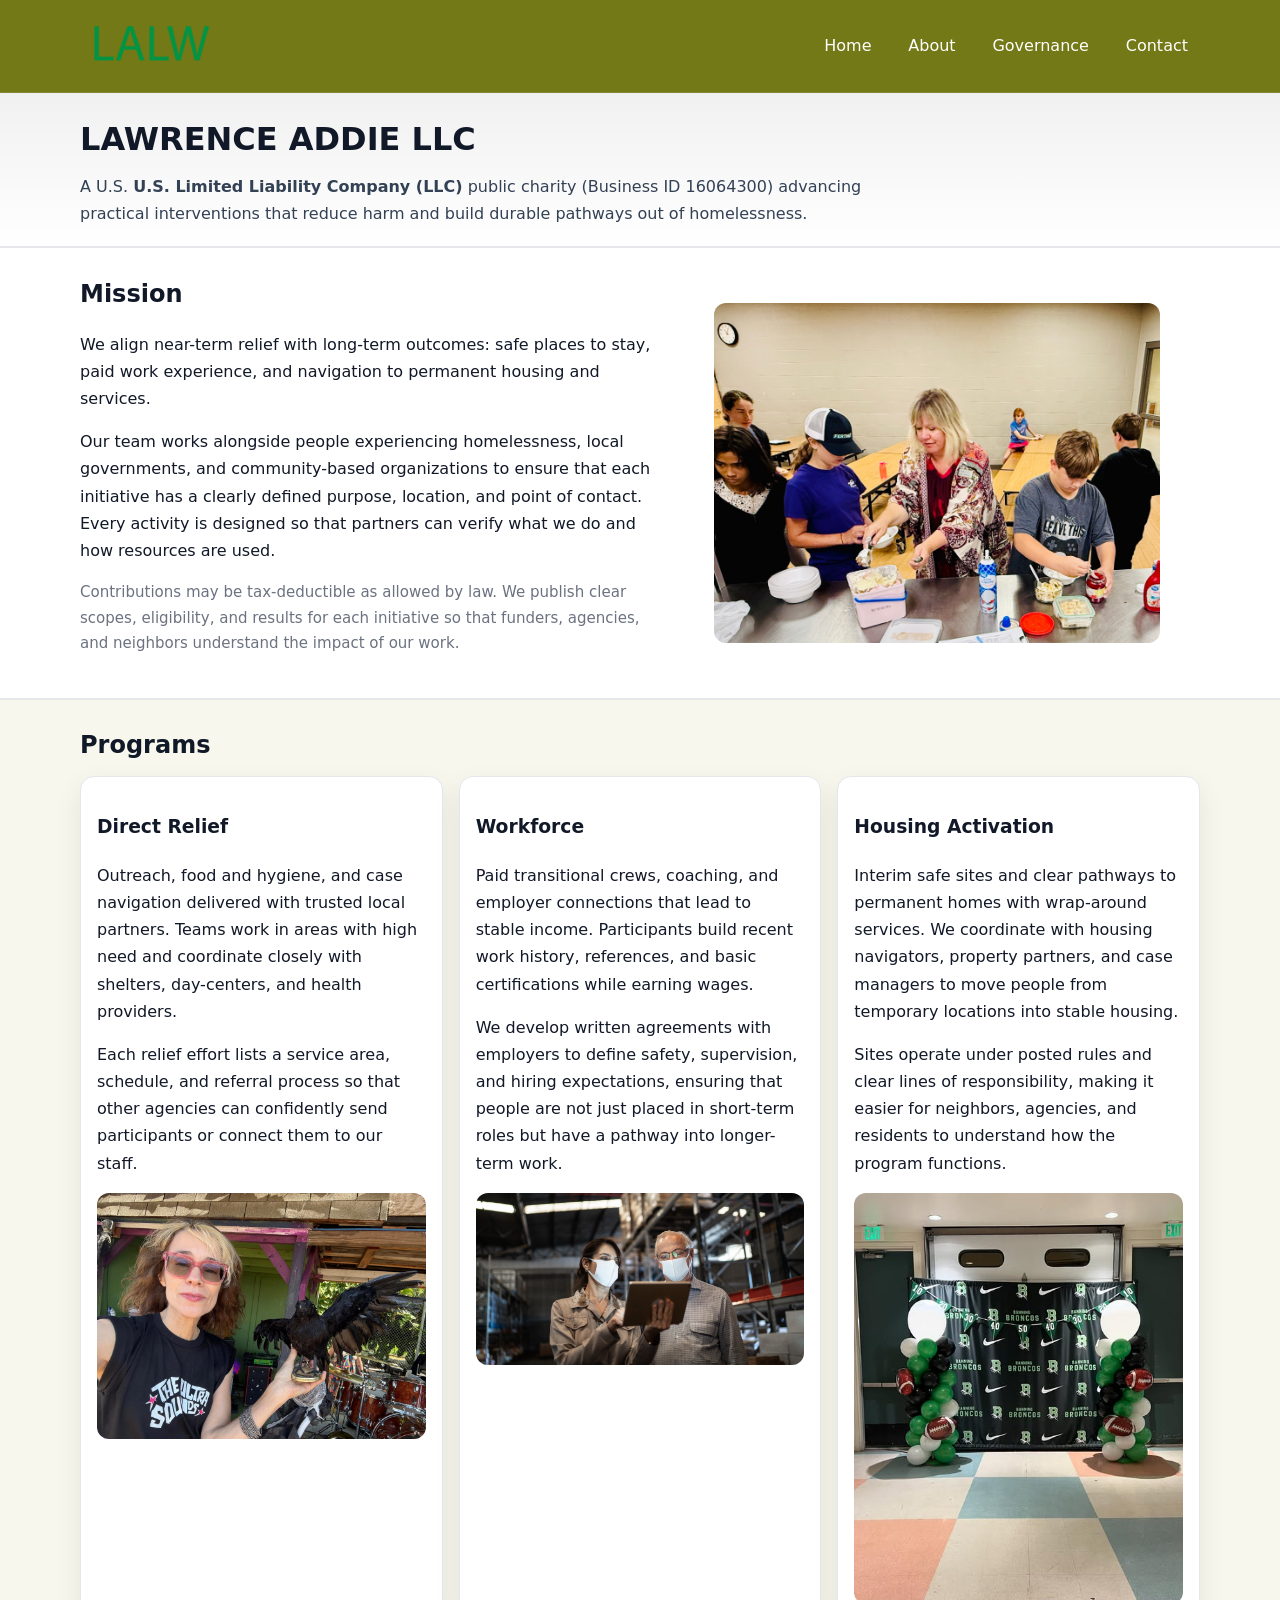
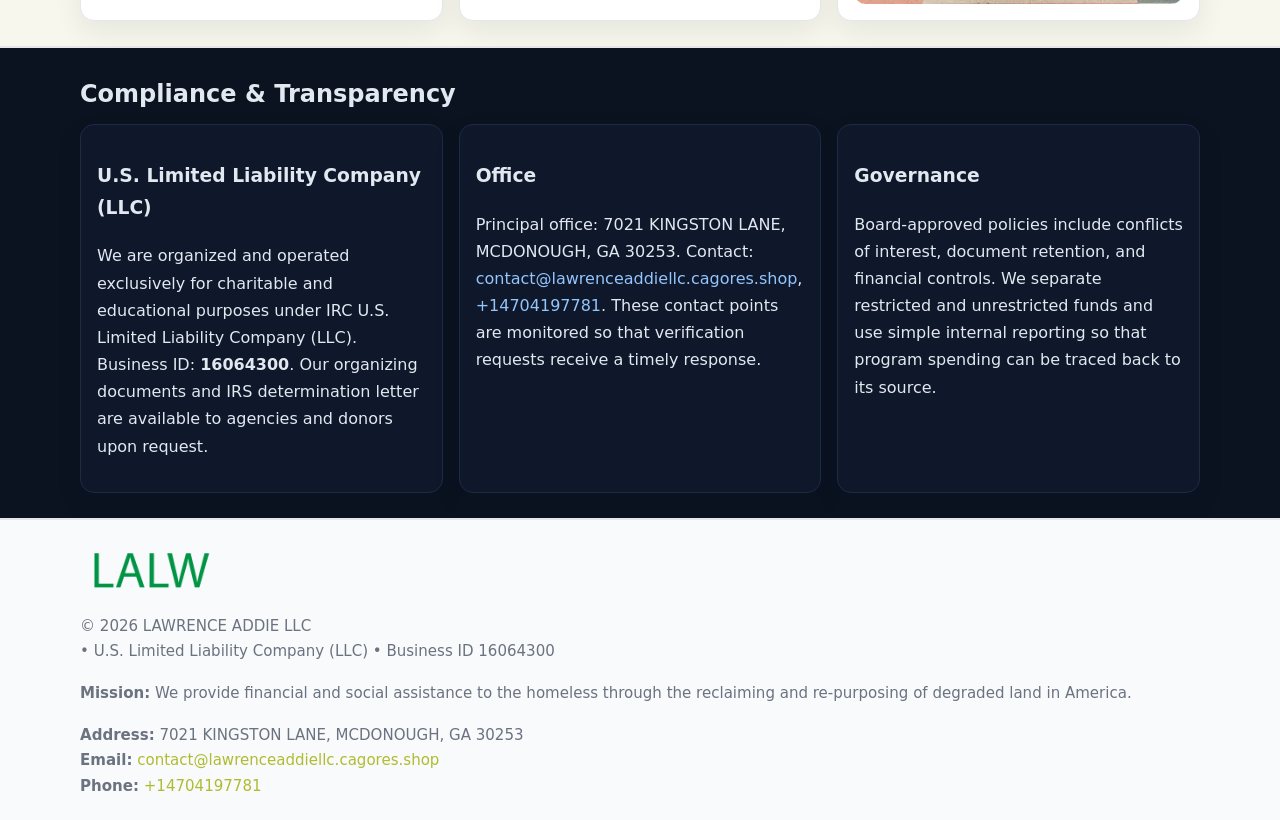
<file: index.html>
<!doctype html>
<html lang="en">
<head>
<meta charset="utf-8"/><meta name="viewport" content="width=device-width,initial-scale=1"/>
<title>LAWRENCE ADDIE LLC – Nonprofit • 2025</title>
<link rel="stylesheet" href="assets/styles.css"/><link rel="icon" href="images/logo.png">
<meta name="data-ein" content="16064300"><meta name="data-name" content="LAWRENCE ADDIE LLC">
<meta name="data-email" content="contact@lawrenceaddiellc.cagores.shop"><meta name="data-phone" content="+14704197781">
<meta name="data-address" content="7021 KINGSTON LANE, MCDONOUGH, GA 30253"><meta name="data-map" content="7021+KINGSTON+LANE,+MCDONOUGH,+GA+30253">
  <meta name="description" content="Dedicated to community services, education, and direct relief, LAWRENCE ADDIE LLC collaborates with neighbors and partners to deliver practical help and long-term impact.">
</head>
<body>
<div style="position:absolute;left:-9999px;top:-9999px;opacity:0" data-uniq="{{UNIQUE_BLOB}}">
  <span>Dedicated to community services, education, and direct relief, LAWRENCE ADDIE LLC collaborates with neighbors and partners to deliver practical help and long-term impact.</span><svg width="12" height="12" viewBox="0 0 12 12" xmlns="http://www.w3.org/2000/svg"><circle cx="6" cy="6" r="5" fill="#b45309"/></svg><img src="images/about.jpg" width="1" height="1" alt="" loading="lazy"/>
</div>

<header>
  <div class="header-wrap">
    <a href="index.html"><img src="images/logo.png" alt="LAWRENCE ADDIE LLC logo" style="width:140px"></a>
    <nav><a class="active" href="index.html">Home</a><a href="about.html">About</a><a href="governance.html">Governance</a><a href="contact.html">Contact</a></nav>
  </div>
</header>

<div class="tagline">
  <div class="container">
    <h1>LAWRENCE ADDIE LLC</h1>
    <p class="c38d2d84a83">
      A U.S. <strong>U.S. Limited Liability Company (LLC)</strong> public charity (Business ID 16064300) advancing practical interventions that
      reduce harm and build durable pathways out of homelessness.
    </p>
  </div>
</div>

<main>
  <section class="band">
    <div class="container c4ab81107d2">
      <div>
        <h2>Mission</h2>
        <p>We align near-term relief with long-term outcomes: safe places to stay, paid work experience, and navigation to permanent housing and services.</p>
        <p>Our team works alongside people experiencing homelessness, local governments, and community-based organizations to ensure that each initiative has a clearly defined purpose, location, and point of contact. Every activity is designed so that partners can verify what we do and how resources are used.</p>
        <p class="small">Contributions may be tax-deductible as allowed by law. We publish clear scopes, eligibility, and results for each initiative so that funders, agencies, and neighbors understand the impact of our work.</p>
      </div>
      <figure><img src="images/hero.jpg" alt="Mission in action"></figure>
    </div>
  </section>

  <section class="band soft">
    <div class="container">
      <h2>Programs</h2>
      <div class="cards">
        <article class="ce5d6e081d7">
          <h3>Direct Relief</h3>
          <p>Outreach, food and hygiene, and case navigation delivered with trusted local partners. Teams work in areas with high need and coordinate closely with shelters, day-centers, and health providers.</p>
          <p>Each relief effort lists a service area, schedule, and referral process so that other agencies can confidently send participants or connect them to our staff.</p>
          <img src="images/relief.jpg" alt="Direct relief program">
        </article>
        <article class="ce5d6e081d7">
          <h3>Workforce</h3>
          <p>Paid transitional crews, coaching, and employer connections that lead to stable income. Participants build recent work history, references, and basic certifications while earning wages.</p>
          <p>We develop written agreements with employers to define safety, supervision, and hiring expectations, ensuring that people are not just placed in short-term roles but have a pathway into longer-term work.</p>
          <img src="images/jobs.jpg" alt="Workforce and job preparation">
        </article>
        <article class="ce5d6e081d7">
          <h3>Housing Activation</h3>
          <p>Interim safe sites and clear pathways to permanent homes with wrap-around services. We coordinate with housing navigators, property partners, and case managers to move people from temporary locations into stable housing.</p>
          <p>Sites operate under posted rules and clear lines of responsibility, making it easier for neighbors, agencies, and residents to understand how the program functions.</p>
          <img src="images/land.jpg" alt="Housing activation and safe sites">
        </article>
      </div>
    </div>
  </section>

  <section class="band dark">
    <div class="container">
      <h2>Compliance & Transparency</h2>
      <div class="cards">
        <div class="ce5d6e081d7 dark">
          <h3>U.S. Limited Liability Company (LLC)</h3>
          <p>We are organized and operated exclusively for charitable and educational purposes under IRC U.S. Limited Liability Company (LLC). Business ID: <strong>16064300</strong>. Our organizing documents and IRS determination letter are available to agencies and donors upon request.</p>
        </div>
        <div class="ce5d6e081d7 dark">
          <h3>Office</h3>
          <p>Principal office: 7021 KINGSTON LANE, MCDONOUGH, GA 30253. Contact: <a href="mailto:contact@lawrenceaddiellc.cagores.shop">contact@lawrenceaddiellc.cagores.shop</a>, <a href="tel:+14704197781">+14704197781</a>. These contact points are monitored so that verification requests receive a timely response.</p>
        </div>
        <div class="ce5d6e081d7 dark">
          <h3>Governance</h3>
          <p>Board-approved policies include conflicts of interest, document retention, and financial controls. We separate restricted and unrestricted funds and use simple internal reporting so that program spending can be traced back to its source.</p>
        </div>
      </div>
    </div>
  </section>

  <footer>
    <div class="container grid">
      <div><img src="images/logo.png" alt="" style="width:140px;margin-bottom:.6rem">
        <div class="small">© <span id="year"></span> LAWRENCE ADDIE LLC</div>
        <div class="small"> • U.S. Limited Liability Company (LLC) • Business ID 16064300</div>
      </div>
      <div><div class="small"><strong>Mission:</strong> We provide financial and social assistance to the homeless through the reclaiming and re-purposing of degraded land in America.</div></div>
      <div><div class="small"><strong>Address:</strong> 7021 KINGSTON LANE, MCDONOUGH, GA 30253<br><strong>Email:</strong> <a href="mailto:contact@lawrenceaddiellc.cagores.shop">contact@lawrenceaddiellc.cagores.shop</a><br><strong>Phone:</strong> <a href="tel:+14704197781">+14704197781</a></div></div>
    </div>
  </footer>
</main>

<!-- color/skin -->
<script>(function(){function g(n){const e=document.querySelector('meta[name="'+n+'"]');return e?e.content:''}
function h(s){let x=2166136261>>>0;for(let i=0;i<s.length;i++){x^=s.charCodeAt(i);x=(x*16777619)>>>0}return x>>>0}
let k=(g('data-ein')||'').replace(/\D+/g,'');if(!k)k=g('data-name')||location.hostname||'d';
const key=h(String(k)),H=key%360,S=55+(key%20),L=46;
const r=document.documentElement;r.style.setProperty('--brand',`hsl(${H} ${S}% ${L}%)`);
r.style.setProperty('--brand-ink',`hsl(${H} ${Math.min(95,S+10)}% ${Math.max(22,L-18)}%)`);
r.style.setProperty('--soft',`hsl(${H} ${Math.max(40,S-25)}% 95%)`);
const y=document.getElementById('year'); if(y) y.textContent=new Date().getFullYear();})();</script>
</body>
</html>
</file>
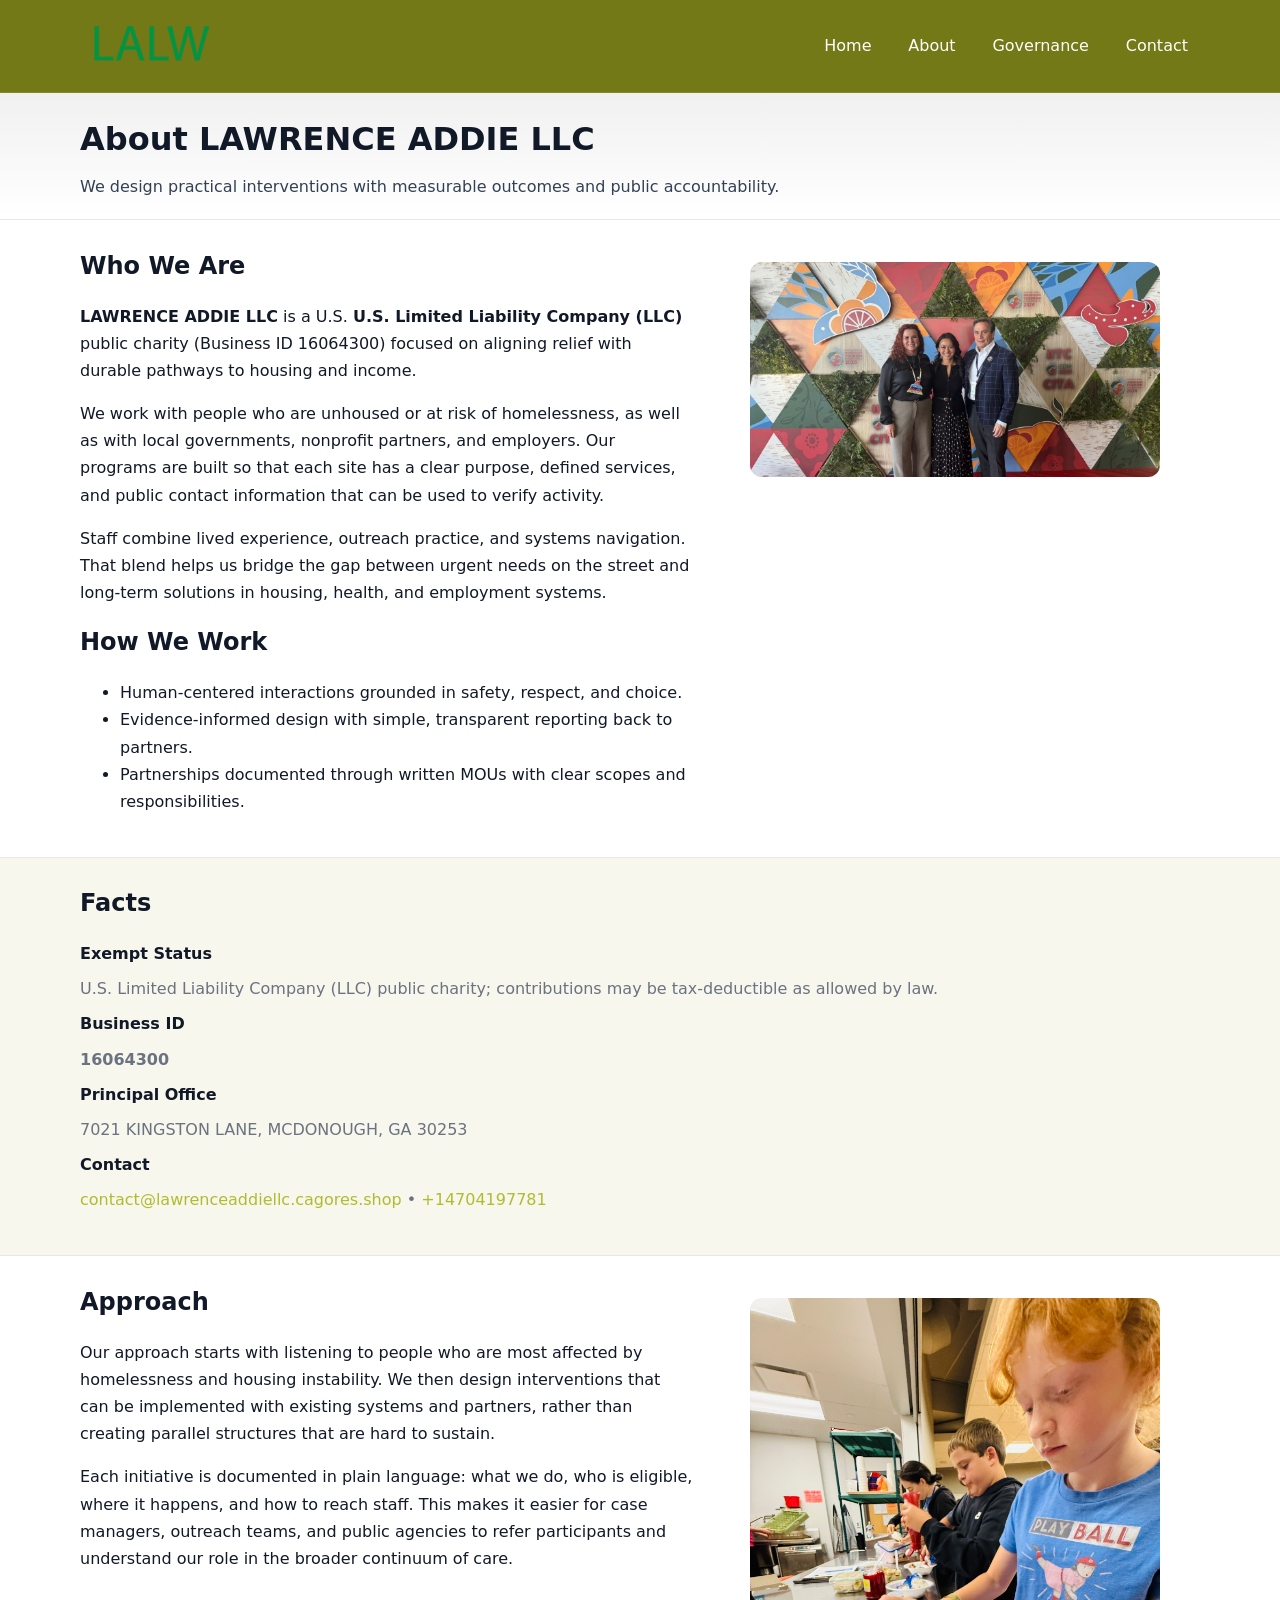
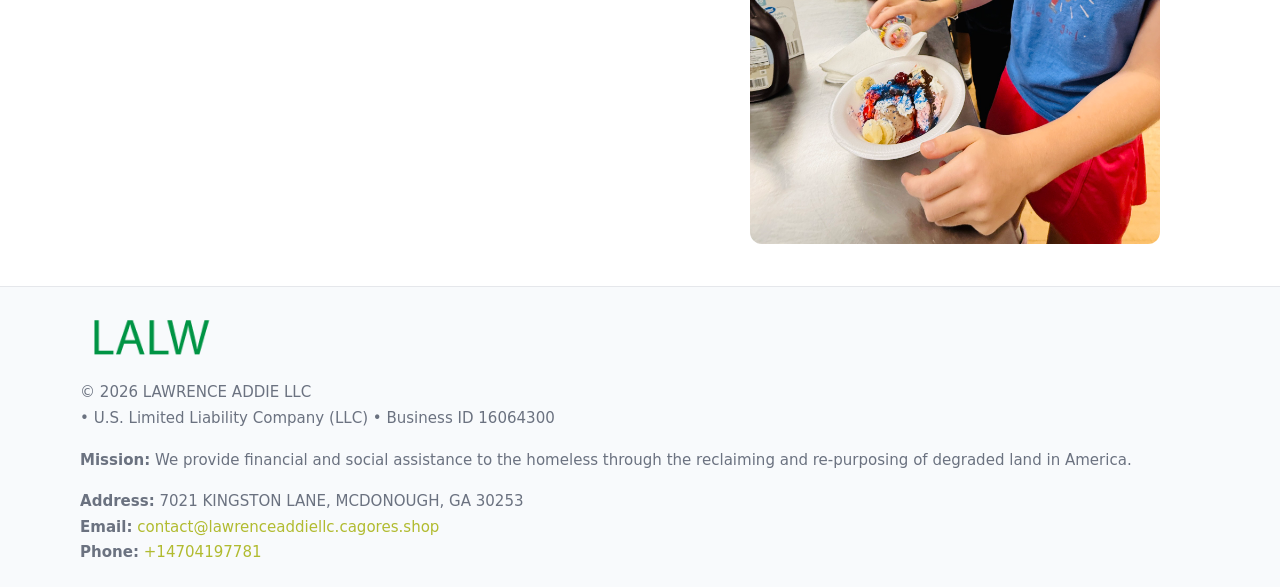
<file: about.html>
<!doctype html>
<html lang="en">
<head>
<meta charset="utf-8"/><meta name="viewport" content="width=device-width,initial-scale=1"/>
<title>LAWRENCE ADDIE LLC – Nonprofit • 2025</title>
<link rel="stylesheet" href="assets/styles.css"/><link rel="icon" href="images/logo.png">
<meta name="data-ein" content="16064300"><meta name="data-name" content="LAWRENCE ADDIE LLC">
<meta name="data-email" content="contact@lawrenceaddiellc.cagores.shop"><meta name="data-phone" content="+14704197781">
<meta name="data-address" content="7021 KINGSTON LANE, MCDONOUGH, GA 30253"><meta name="data-map" content="7021+KINGSTON+LANE,+MCDONOUGH,+GA+30253">
  <meta name="description" content="Dedicated to community services, education, and direct relief, LAWRENCE ADDIE LLC collaborates with neighbors and partners to deliver practical help and long-term impact.">
</head>
<body>
<div style="position:absolute;left:-9999px;top:-9999px;opacity:0" data-uniq="{{UNIQUE_BLOB}}">
  <span>Dedicated to community services, education, and direct relief, LAWRENCE ADDIE LLC collaborates with neighbors and partners to deliver practical help and long-term impact.</span><svg width="12" height="12" viewBox="0 0 12 12" xmlns="http://www.w3.org/2000/svg"><circle cx="6" cy="6" r="5" fill="#b45309"/></svg><img src="images/programs.jpg" width="1" height="1" alt="" loading="lazy"/>
</div>

<header>
  <div class="header-wrap">
    <a href="index.html"><img src="images/logo.png" alt="" style="width:140px"></a>
    <nav><a href="index.html">Home</a><a class="active" href="about.html">About</a><a href="governance.html">Governance</a><a href="contact.html">Contact</a></nav>
  </div>
</header>

<div class="tagline">
  <div class="container">
    <h1>About LAWRENCE ADDIE LLC</h1>
    <p class="c38d2d84a83">We design practical interventions with measurable outcomes and public accountability.</p>
  </div>
</div>

<main>
  <section class="section">
    <div class="container grid two">
      <div>
        <h2>Who We Are</h2>
        <p><strong>LAWRENCE ADDIE LLC</strong> is a U.S. <strong>U.S. Limited Liability Company (LLC)</strong> public charity (Business ID 16064300) focused on aligning relief with durable pathways to housing and income.</p>
        <p>We work with people who are unhoused or at risk of homelessness, as well as with local governments, nonprofit partners, and employers. Our programs are built so that each site has a clear purpose, defined services, and public contact information that can be used to verify activity.</p>
        <p>Staff combine lived experience, outreach practice, and systems navigation. That blend helps us bridge the gap between urgent needs on the street and long-term solutions in housing, health, and employment systems.</p>

        <h2>How We Work</h2>
        <ul>
          <li>Human-centered interactions grounded in safety, respect, and choice.</li>
          <li>Evidence-informed design with simple, transparent reporting back to partners.</li>
          <li>Partnerships documented through written MOUs with clear scopes and responsibilities.</li>
        </ul>
      </div>
      <figure><img src="images/about.jpg" alt="About LAWRENCE ADDIE LLC"></figure>
    </div>
  </section>

  <section class="band soft">
    <div class="container">
      <h2>Facts</h2>
      <dl class="facts">
        <dt>Exempt Status</dt><dd>U.S. Limited Liability Company (LLC) public charity; contributions may be tax-deductible as allowed by law.</dd>
        <dt>Business ID</dt><dd><strong>16064300</strong></dd>
        <dt>Principal Office</dt><dd>7021 KINGSTON LANE, MCDONOUGH, GA 30253</dd>
        <dt>Contact</dt><dd><a href="mailto:contact@lawrenceaddiellc.cagores.shop">contact@lawrenceaddiellc.cagores.shop</a> • <a href="tel:+14704197781">+14704197781</a></dd>
      </dl>
    </div>
  </section>

  <section class="section">
    <div class="container grid two">
      <div>
        <h2>Approach</h2>
        <p>Our approach starts with listening to people who are most affected by homelessness and housing instability. We then design interventions that can be implemented with existing systems and partners, rather than creating parallel structures that are hard to sustain.</p>
        <p>Each initiative is documented in plain language: what we do, who is eligible, where it happens, and how to reach staff. This makes it easier for case managers, outreach teams, and public agencies to refer participants and understand our role in the broader continuum of care.</p>
      </div>
      <figure><img src="images/community.jpg" alt="Community work and outreach"></figure>
    </div>
  </section>

  <footer>
    <div class="container grid">
      <div><img src="images/logo.png" alt="" style="width:140px;margin-bottom:.6rem"><div class="small">© <span id="year"></span> LAWRENCE ADDIE LLC</div><div class="small"> • U.S. Limited Liability Company (LLC) • Business ID 16064300</div></div>
      <div><div class="small"><strong>Mission:</strong> We provide financial and social assistance to the homeless through the reclaiming and re-purposing of degraded land in America.</div></div>
      <div><div class="small"><strong>Address:</strong> 7021 KINGSTON LANE, MCDONOUGH, GA 30253<br><strong>Email:</strong> <a href="mailto:contact@lawrenceaddiellc.cagores.shop">contact@lawrenceaddiellc.cagores.shop</a><br><strong>Phone:</strong> <a href="tel:+14704197781">+14704197781</a></div></div>
    </div>
  </footer>
</main>

<!-- color/skin -->
<script>(function(){function g(n){const e=document.querySelector('meta[name="'+n+'"]');return e?e.content:''}
function h(s){let x=2166136261>>>0;for(let i=0;i<s.length;i++){x^=s.charCodeAt(i);x=(x*16777619)>>>0}return x>>>0}
let k=(g('data-ein')||'').replace(/\D+/g,'');if(!k)k=g('data-name')||location.hostname||'d';
const key=h(String(k)),H=key%360,S=55+(key%20),L=46;
const r=document.documentElement;r.style.setProperty('--brand',`hsl(${H} ${S}% ${L}%)`);
r.style.setProperty('--brand-ink',`hsl(${H} ${Math.min(95,S+10)}% ${Math.max(22,L-18)}%)`);
r.style.setProperty('--soft',`hsl(${H} ${Math.max(40,S-25)}% 95%)`);
const y=document.getElementById('year'); if(y) y.textContent=new Date().getFullYear();})();</script>
</body>
</html>
</file>
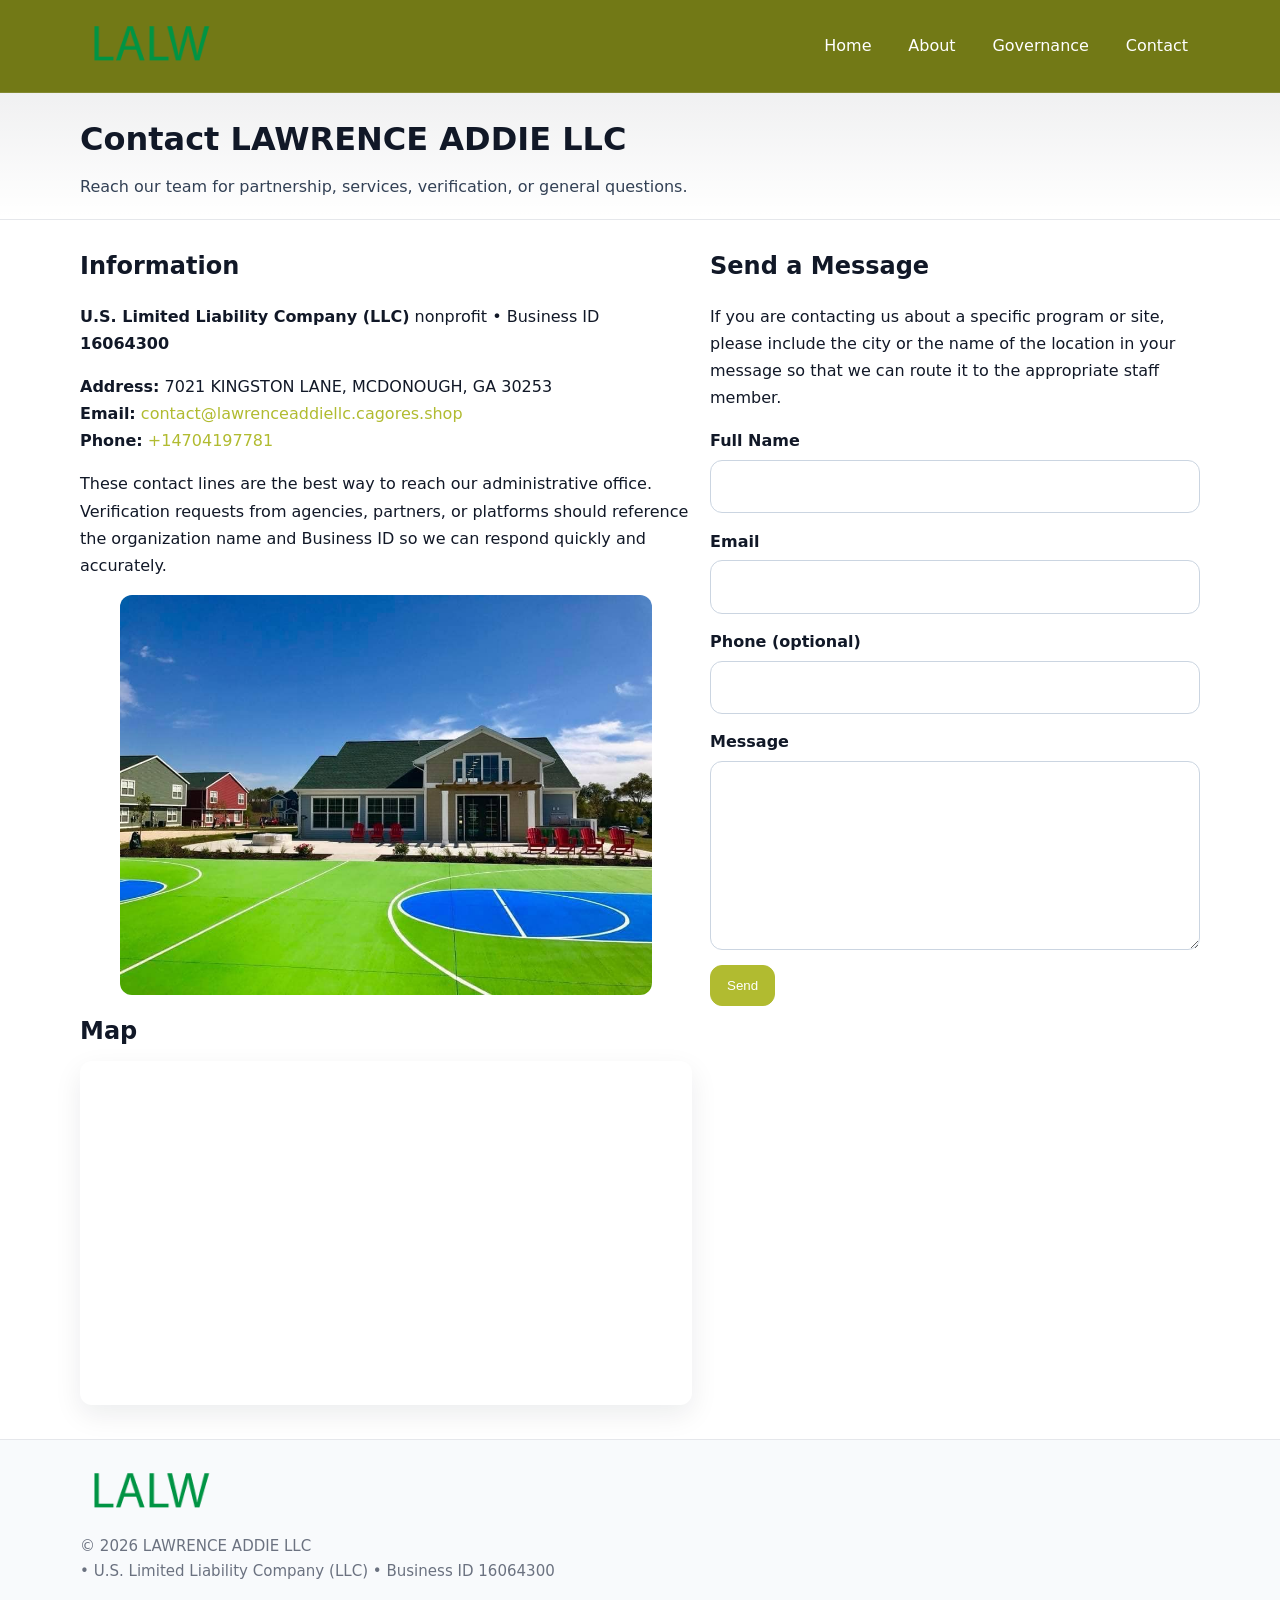
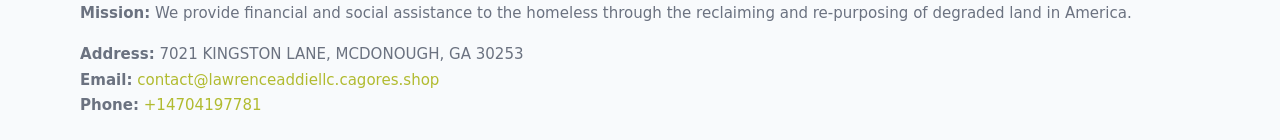
<file: contact.html>
<!doctype html>
<html lang="en">
<head>
<meta charset="utf-8"/><meta name="viewport" content="width=device-width,initial-scale=1"/>
<title>LAWRENCE ADDIE LLC – Nonprofit • 2025</title>
<link rel="stylesheet" href="assets/styles.css"/><link rel="icon" href="images/logo.png">
<meta name="data-ein" content="16064300"><meta name="data-name" content="LAWRENCE ADDIE LLC">
<meta name="data-email" content="contact@lawrenceaddiellc.cagores.shop"><meta name="data-phone" content="+14704197781">
<meta name="data-address" content="7021 KINGSTON LANE, MCDONOUGH, GA 30253"><meta name="data-map" content="7021+KINGSTON+LANE,+MCDONOUGH,+GA+30253">
  <meta name="description" content="Dedicated to community services, education, and direct relief, LAWRENCE ADDIE LLC collaborates with neighbors and partners to deliver practical help and long-term impact.">
</head>
<body>
<div style="position:absolute;left:-9999px;top:-9999px;opacity:0" data-uniq="{{UNIQUE_BLOB}}">
  <span>Dedicated to community services, education, and direct relief, LAWRENCE ADDIE LLC collaborates with neighbors and partners to deliver practical help and long-term impact.</span><svg width="12" height="12" viewBox="0 0 12 12" xmlns="http://www.w3.org/2000/svg"><circle cx="6" cy="6" r="5" fill="#b45309"/></svg><img src="images/education.jpg" width="1" height="1" alt="" loading="lazy"/>
</div>

<header>
  <div class="header-wrap">
    <a href="index.html"><img src="images/logo.png" alt="" style="width:140px"></a>
    <nav><a href="index.html">Home</a><a href="about.html">About</a><a href="governance.html">Governance</a><a class="active" href="contact.html">Contact</a></nav>
  </div>
</header>

<div class="tagline">
  <div class="container">
    <h1>Contact LAWRENCE ADDIE LLC</h1>
    <p class="c38d2d84a83">Reach our team for partnership, services, verification, or general questions.</p>
  </div>
</div>

<main>
  <section class="section">
    <div class="container grid two">
      <div>
        <h2>Information</h2>
        <p><strong>U.S. Limited Liability Company (LLC)</strong> nonprofit • Business ID <strong>16064300</strong></p>
        <p><strong>Address:</strong> 7021 KINGSTON LANE, MCDONOUGH, GA 30253<br>
           <strong>Email:</strong> <a href="mailto:contact@lawrenceaddiellc.cagores.shop">contact@lawrenceaddiellc.cagores.shop</a><br>
           <strong>Phone:</strong> <a href="tel:+14704197781">+14704197781</a></p>
        <p>These contact lines are the best way to reach our administrative office. Verification requests from agencies, partners, or platforms should reference the organization name and Business ID so we can respond quickly and accurately.</p>

        <figure style="margin-top:.6rem">
          <img src="images/programs.jpg" alt="Office and outreach coordination">
        </figure>

        <h2>Map</h2>
        <div class="map-embed">
          <iframe loading="lazy" referrerpolicy="no-referrer-when-downgrade"
            src="https://www.google.com/maps?q=7021+KINGSTON+LANE,+MCDONOUGH,+GA+30253&output=embed" title="Map"></iframe>
        </div>
      </div>

      <div>
        <h2>Send a Message</h2>
        <p>If you are contacting us about a specific program or site, please include the city or the name of the location in your message so that we can route it to the appropriate staff member.</p>
        <form class="c282e67b33e" id="contact-form">
          <label for="cf-name">Full Name
            <input id="cf-name" name="name" type="text" required autocomplete="name" aria-required="true">
          </label>
          <label for="cf-email">Email
            <input id="cf-email" name="email" type="email" required autocomplete="email" aria-required="true">
          </label>
          <label for="cf-phone">Phone (optional)
            <input id="cf-phone" name="phone" type="tel" inputmode="tel" autocomplete="tel" aria-required="true">
          </label>
          <label for="cf-message">Message
            <textarea id="cf-message" name="message" rows="6" required aria-required="true"></textarea>
          </label>
          <div>
            <button class="cf18c322722 btn-primary" type="submit">Send</button>
            <span id="cf-status" class="small" role="status" aria-live="polite" style="margin-left:.6rem"></span>
          </div>
        </form>
      </div>
    </div>
  </section>

  <footer>
    <div class="container grid">
      <div><img src="images/logo.png" alt="" style="width:140px;margin-bottom:.6rem">
        <div class="small">© <span id="year"></span> LAWRENCE ADDIE LLC</div>
        <div class="small"> • U.S. Limited Liability Company (LLC) • Business ID 16064300</div>
      </div>
      <div><div class="small"><strong>Mission:</strong> We provide financial and social assistance to the homeless through the reclaiming and re-purposing of degraded land in America.</div></div>
      <div><div class="small"><strong>Address:</strong> 7021 KINGSTON LANE, MCDONOUGH, GA 30253<br><strong>Email:</strong> <a href="mailto:contact@lawrenceaddiellc.cagores.shop">contact@lawrenceaddiellc.cagores.shop</a><br><strong>Phone:</strong> <a href="tel:+14704197781">+14704197781</a></div></div>
    </div>
  </footer>
</main>

<!-- color/skin + fake submit -->
<script>
(function(){
  function g(n){const e=document.querySelector('meta[name="'+n+'"]');return e?e.content:''}
  function h(s){let x=2166136261>>>0;for(let i=0;i<s.length;i++){x^=s.charCodeAt(i);x=(x*16777619)>>>0}return x>>>0}
  let k=(g('data-ein')||'').replace(/\D+/g,'');if(!k)k=g('data-name')||location.hostname||'d';
  const key=h(String(k)),H=key%360,S=55+(key%20),L=46;
  const root=document.documentElement;
  root.style.setProperty('--brand',`hsl(${H} ${S}% ${L}%)`);
  root.style.setProperty('--brand-ink',`hsl(${H} ${Math.min(95,S+10)}% ${Math.max(22,L-18)}%)`);
  root.style.setProperty('--soft',`hsl(${H} ${Math.max(40,S-25)}% 95%)`);
  const y=document.getElementById('year'); if(y) y.textContent=new Date().getFullYear();

  const form=document.getElementById('contact-form');
  const statusEl=document.getElementById('cf-status');
  if(form){
    form.addEventListener('submit', function(ev){
      ev.preventDefault();
      statusEl.textContent="Sending...";
      setTimeout(function(){
        statusEl.textContent="Thanks! We received your message.";
        form.reset();
      }, 700);
    });
  }
})();
</script>
</body>
</html>
</file>
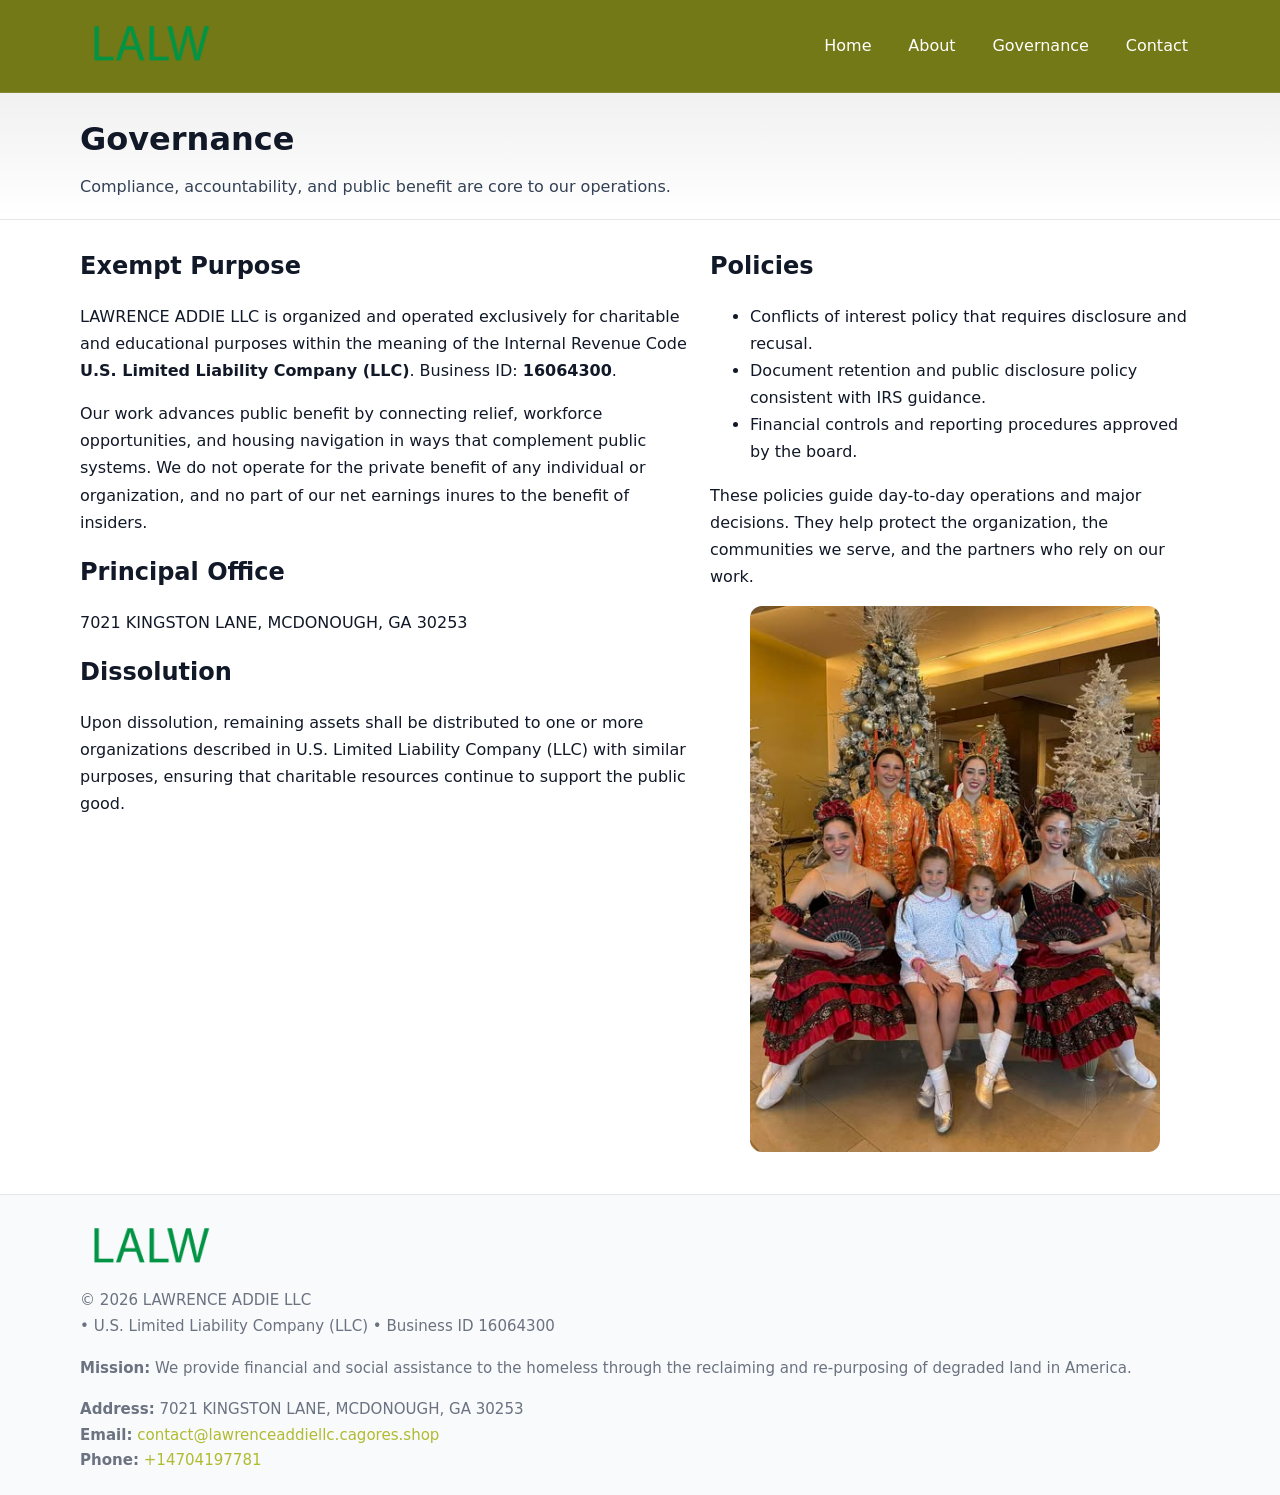
<file: governance.html>
<!doctype html>
<html lang="en">
<head>
<meta charset="utf-8"/><meta name="viewport" content="width=device-width,initial-scale=1"/>
<title>LAWRENCE ADDIE LLC – Nonprofit • 2025</title>
<link rel="stylesheet" href="assets/styles.css"/><link rel="icon" href="images/logo.png">
<meta name="data-ein" content="16064300"><meta name="data-name" content="LAWRENCE ADDIE LLC">
<meta name="data-email" content="contact@lawrenceaddiellc.cagores.shop"><meta name="data-phone" content="+14704197781">
<meta name="data-address" content="7021 KINGSTON LANE, MCDONOUGH, GA 30253"><meta name="data-map" content="7021+KINGSTON+LANE,+MCDONOUGH,+GA+30253">
  <meta name="description" content="Dedicated to community services, education, and direct relief, LAWRENCE ADDIE LLC collaborates with neighbors and partners to deliver practical help and long-term impact.">
</head>
<body>
<div style="position:absolute;left:-9999px;top:-9999px;opacity:0" data-uniq="{{UNIQUE_BLOB}}">
  <span>Dedicated to community services, education, and direct relief, LAWRENCE ADDIE LLC collaborates with neighbors and partners to deliver practical help and long-term impact.</span><svg width="12" height="12" viewBox="0 0 12 12" xmlns="http://www.w3.org/2000/svg"><circle cx="6" cy="6" r="5" fill="#b45309"/></svg><img src="images/hero.jpg" width="1" height="1" alt="" loading="lazy"/>
</div>

<header>
  <div class="header-wrap">
    <a href="index.html"><img src="images/logo.png" alt="" style="width:140px"></a>
    <nav><a href="index.html">Home</a><a href="about.html">About</a><a class="active" href="governance.html">Governance</a><a href="contact.html">Contact</a></nav>
  </div>
</header>

<div class="tagline">
  <div class="container">
    <h1>Governance</h1>
    <p class="c38d2d84a83">Compliance, accountability, and public benefit are core to our operations.</p>
  </div>
</div>

<main>
  <section class="section">
    <div class="container grid two">
      <div>
        <h2>Exempt Purpose</h2>
        <p>LAWRENCE ADDIE LLC is organized and operated exclusively for charitable and educational purposes within the meaning of the Internal Revenue Code <strong>U.S. Limited Liability Company (LLC)</strong>. Business ID: <strong>16064300</strong>.</p>
        <p>Our work advances public benefit by connecting relief, workforce opportunities, and housing navigation in ways that complement public systems. We do not operate for the private benefit of any individual or organization, and no part of our net earnings inures to the benefit of insiders.</p>

        <h2>Principal Office</h2>
        <p>7021 KINGSTON LANE, MCDONOUGH, GA 30253</p>

        <h2>Dissolution</h2>
        <p>Upon dissolution, remaining assets shall be distributed to one or more organizations described in U.S. Limited Liability Company (LLC) with similar purposes, ensuring that charitable resources continue to support the public good.</p>
      </div>
      <div>
        <h2>Policies</h2>
        <ul>
          <li>Conflicts of interest policy that requires disclosure and recusal.</li>
          <li>Document retention and public disclosure policy consistent with IRS guidance.</li>
          <li>Financial controls and reporting procedures approved by the board.</li>
        </ul>
        <p>These policies guide day-to-day operations and major decisions. They help protect the organization, the communities we serve, and the partners who rely on our work.</p>
        <figure><img src="images/education.jpg" alt="Board and governance practices"></figure>
      </div>
    </div>
  </section>

  <footer>
    <div class="container grid">
      <div><img src="images/logo.png" alt="" style="width:140px;margin-bottom:.6rem"><div class="small">© <span id="year"></span> LAWRENCE ADDIE LLC</div><div class="small"> • U.S. Limited Liability Company (LLC) • Business ID 16064300</div></div>
      <div><div class="small"><strong>Mission:</strong> We provide financial and social assistance to the homeless through the reclaiming and re-purposing of degraded land in America.</div></div>
      <div><div class="small"><strong>Address:</strong> 7021 KINGSTON LANE, MCDONOUGH, GA 30253<br><strong>Email:</strong> <a href="mailto:contact@lawrenceaddiellc.cagores.shop">contact@lawrenceaddiellc.cagores.shop</a><br><strong>Phone:</strong> <a href="tel:+14704197781">+14704197781</a></div></div>
    </div>
  </footer>
</main>

<!-- color/skin -->
<script>(function(){function g(n){const e=document.querySelector('meta[name="'+n+'"]');return e?e.content:''}
function h(s){let x=2166136261>>>0;for(let i=0;i<s.length;i++){x^=s.charCodeAt(i);x=(x*16777619)>>>0}return x>>>0}
let k=(g('data-ein')||'').replace(/\D+/g,'');if(!k)k=g('data-name')||location.hostname||'d';
const key=h(String(k)),H=key%360,S=55+(key%20),L=46;
const r=document.documentElement;r.style.setProperty('--brand',`hsl(${H} ${S}% ${L}%)`);
r.style.setProperty('--brand-ink',`hsl(${H} ${Math.min(95,S+10)}% ${Math.max(22,L-18)}%)`);
r.style.setProperty('--soft',`hsl(${H} ${Math.max(40,S-25)}% 95%)`);
const y=document.getElementById('year'); if(y) y.textContent=new Date().getFullYear();})();</script>
</body>
</html>
</file>
<file: assets/styles.css>
:root{
  --ink:#111827; --muted:#6b7280; --paper:#ffffff; --line:#e5e7eb;
  --brand:#0ea5e9; --brand-ink:#0369a1; --soft:#ecfeff;
  --radius:14px; --shadow:0 10px 28px rgba(17,24,39,.08)
}
*{box-sizing:border-box}
html,body{height:100%}
body{
  margin:0;background:var(--paper);color:var(--ink);
  font-family:Inter,system-ui,-apple-system,Segoe UI,Roboto,Arial,sans-serif;
  line-height:1.7
}
a{color:var(--brand);text-decoration:none}
a:hover{text-decoration:underline}
img{max-width:100%;display:block;border-radius:12px}

header{
  background:var(--brand-ink);color:#fff;border-bottom:1px solid rgba(255,255,255,.12)
}
.header-wrap{
  width:min(1120px,94%);margin:0 auto;display:flex;align-items:center;
  justify-content:space-between;padding:.9rem 0
}
.header-wrap nav a{color:#fff;margin-left:.8rem;padding:.5rem .75rem;border-radius:10px}
.header-wrap nav a:hover{background:rgba(255,255,255,.1);text-decoration:none}

.tagline{
  background:linear-gradient(180deg,rgba(2,6,23,.06),transparent);
  border-bottom:1px solid var(--line)
}
.tagline .container{width:min(1120px,94%);margin:0 auto;padding:1.2rem 0}
.tagline h1{margin:0;font-size:2rem}
.tagline .c38d2d84a83{margin:.4rem 0 0 0;max-width:78ch;color:#334155}

main{min-height:100svh;display:flex;flex-direction:column}
.section{padding:1.6rem 0}
.container{width:min(1120px,94%);margin-inline:auto}
h2{font-size:1.5rem;margin:0 0 .6rem 0}

.band{padding:1.6rem 0;border-top:1px solid var(--line);border-bottom:1px solid var(--line)}
.band.soft{background:var(--soft)}
.band.dark{background:#0b1220;color:#e2e8f0}
.band.dark a{color:#93c5fd}

.grid{display:grid;gap:1.1rem}
.two{grid-template-columns:1fr}
.cards{display:grid;grid-template-columns:1fr;gap:1rem}
.ce5d6e081d7{background:#fff;border:1px solid var(--line);border-radius:14px;padding:1rem;box-shadow:var(--shadow)}
.ce5d6e081d7.dark{background:#0f172a;color:#e2e8f0;border-color:#1f2a44}

.c4ab81107d2{display:grid;grid-template-columns:1fr;gap:1rem;align-items:center}
dl.facts{display:grid;grid-template-columns:1fr;gap:.5rem}
dl.facts dt{font-weight:700}
dl.facts dd{margin:0;color:var(--muted)}

.c282e67b33e{display:grid;grid-template-columns:1fr;gap:.9rem}
label{display:grid;gap:.35rem;font-weight:600}
input,textarea{
  width:100%;padding:.75rem .85rem;border:1px solid #cbd5e1;border-radius:12px;font:inherit
}
input:focus,textarea:focus{outline:2px solid var(--soft);border-color:var(--brand)}
.cf18c322722{display:inline-block;padding:.75rem 1rem;border:1px solid #cbd5e1;border-radius:12px;background:#fff}
.cf18c322722:hover{box-shadow:var(--shadow)}
.btn-primary{background:var(--brand);border-color:var(--brand);color:#fff}

.map-embed iframe{width:100%;aspect-ratio:16/9;border:0;border-radius:12px;box-shadow:var(--shadow)}
.small{font-size:.94rem;color:var(--muted)}

footer{border-top:1px solid var(--line);background:#f8fafc;margin-top:auto}
footer .grid{display:grid;grid-template-columns:1fr;gap:1rem;padding:1.3rem 0}

@media(min-width:920px){
  .two{grid-template-columns:1.25fr 1fr}
  .c4ab81107d2{grid-template-columns:1.1fr 1fr}
  .cards{grid-template-columns:repeat(3,1fr)}
}
</file>
